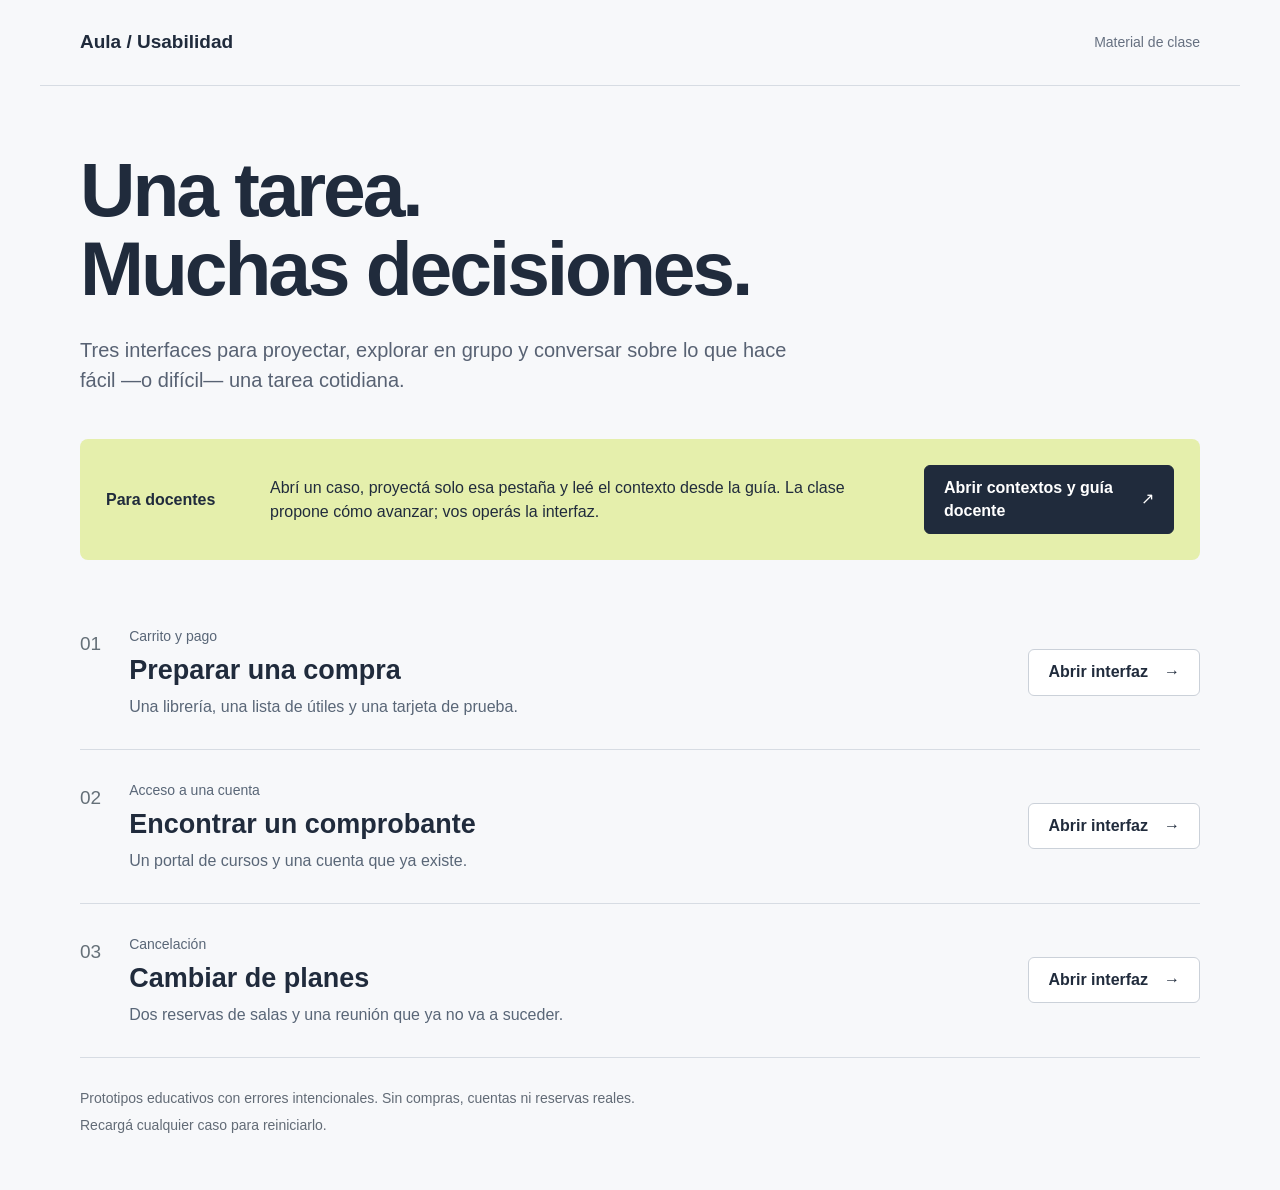
<file: index.html>
<!doctype html>
<html lang="es-AR">
<head><meta charset="utf-8"><meta name="viewport" content="width=device-width, initial-scale=1"><title>Interfaces para conversar · Usabilidad en clase</title><link rel="stylesheet" href="assets/styles.css"></head>
<body class="home">
<header class="home-header"><a class="wordmark" href="index.html">Aula / Usabilidad</a><span>Material de clase</span></header>
<main class="home-main">
<h1>Una tarea.<br>Muchas decisiones.</h1>
<p class="intro">Tres interfaces para proyectar, explorar en grupo y conversar sobre lo que hace fácil —o difícil— una tarea cotidiana.</p>
<div class="lesson-note"><strong>Para docentes</strong><p>Abrí un caso, proyectá solo esa pestaña y leé el contexto desde la guía. La clase propone cómo avanzar; vos operás la interfaz.</p><a class="button dark" href="materiales/guia-docente.html" target="_blank" rel="noopener">Abrir contextos y guía docente <span aria-hidden="true">↗</span></a></div>
<div class="case-list">
<article><span class="case-number">01</span><div><p class="case-topic">Carrito y pago</p><h2>Preparar una compra</h2><p>Una librería, una lista de útiles y una tarjeta de prueba.</p></div><a class="button" href="casos/compra.html">Abrir interfaz <span aria-hidden="true">→</span></a></article>
<article><span class="case-number">02</span><div><p class="case-topic">Acceso a una cuenta</p><h2>Encontrar un comprobante</h2><p>Un portal de cursos y una cuenta que ya existe.</p></div><a class="button" href="casos/acceso.html">Abrir interfaz <span aria-hidden="true">→</span></a></article>
<article><span class="case-number">03</span><div><p class="case-topic">Cancelación</p><h2>Cambiar de planes</h2><p>Dos reservas de salas y una reunión que ya no va a suceder.</p></div><a class="button" href="casos/reserva.html">Abrir interfaz <span aria-hidden="true">→</span></a></article>
</div>
<footer>Prototipos educativos con errores intencionales. Sin compras, cuentas ni reservas reales. <span>Recargá cualquier caso para reiniciarlo.</span></footer>
</main></body></html>
</file>
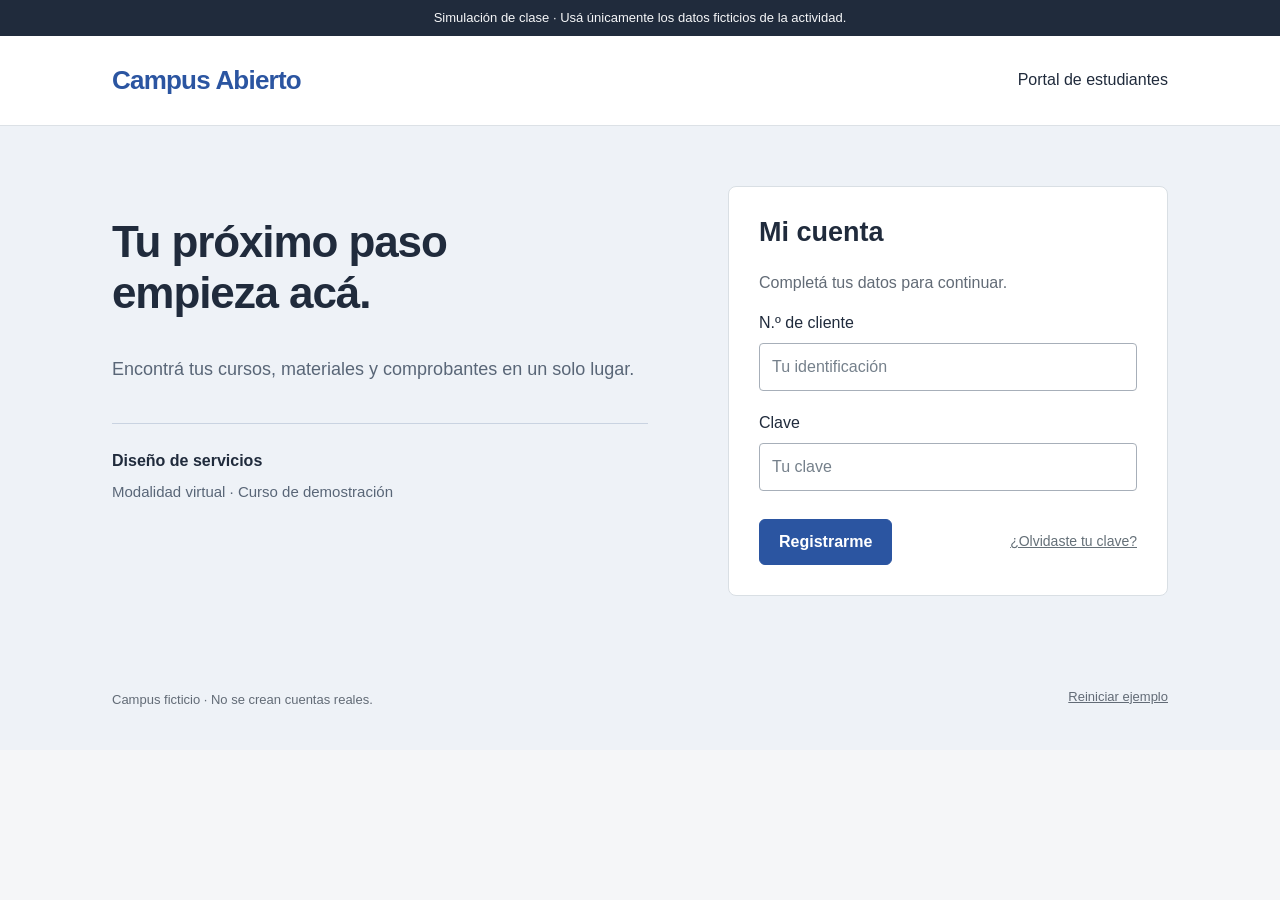
<file: casos/acceso.html>
<!doctype html>
<html lang="es-AR"><head><meta charset="utf-8"><meta name="viewport" content="width=device-width, initial-scale=1"><title>Campus Abierto · Mi cuenta</title><link rel="stylesheet" href="../assets/styles.css"><script src="../assets/acceso.js" defer></script></head>
<body class="portal"><div class="demo-banner">Simulación de clase · Usá únicamente los datos ficticios de la actividad.</div><header class="site-header"><div class="header-inner"><a class="brand" href="acceso.html">Campus Abierto</a><span>Portal de estudiantes</span></div></header>
<main class="page portal-layout" id="access-screen"><section class="portal-copy"><h1>Tu próximo paso empieza acá.</h1><p>Encontrá tus cursos, materiales y comprobantes en un solo lugar.</p><div class="course"><strong>Diseño de servicios</strong><p>Modalidad virtual · Curso de demostración</p></div></section>
<section class="panel"><h2>Mi cuenta</h2><p class="muted">Completá tus datos para continuar.</p><form id="login-form" novalidate><label class="field">N.º de cliente<input name="user" autocomplete="off" placeholder="Tu identificación"></label><label class="field">Clave<input name="password" type="password" autocomplete="off" placeholder="Tu clave"></label><p class="error" id="login-error" role="alert" hidden>Error 104. Datos incorrectos.</p><div class="login-actions"><button class="primary" type="submit">Registrarme</button><button type="button" class="link-button subtle-link" id="recovery-toggle" aria-expanded="false" aria-controls="recovery">¿Olvidaste tu clave?</button></div></form>
<section class="recovery" id="recovery" hidden><h3>Recuperación de acceso</h3><form id="recovery-form" novalidate><label class="field">Email de tu cuenta<input name="email" type="email" autocomplete="off" placeholder="nombre@ejemplo.test"></label><button type="submit">Solicitar clave</button></form><p class="notice" id="recovery-result" role="status" hidden></p></section>
</section></main>
<main class="page account-panel" id="account-screen" hidden><h1>Hola, Alex.</h1><p>Tu cuenta de Campus Abierto.</p><section class="panel"><h2>Mis comprobantes</h2><article class="receipt"><h3>Diseño de servicios</h3><dl><dt>Comprobante</dt><dd>CA-2048</dd><dt>Estado</dt><dd>Pagado</dd><dt>Importe</dt><dd>$ 28.000 ARS</dd></dl><button class="primary" id="view-receipt">Ver comprobante</button><section class="notice" id="receipt-detail" hidden><h3>Comprobante CA-2048</h3><p>Alex Díaz · Diseño de servicios · $ 28.000 ARS · Pagado.</p><p>Documento ficticio, sin validez fiscal.</p><button id="download-receipt">Descargar comprobante (.txt)</button></section></article></section></main>
<footer class="demo-footer"><span>Campus ficticio · No se crean cuentas reales.</span><button class="link-button" data-reset>Reiniciar ejemplo</button></footer></body></html>
</file>
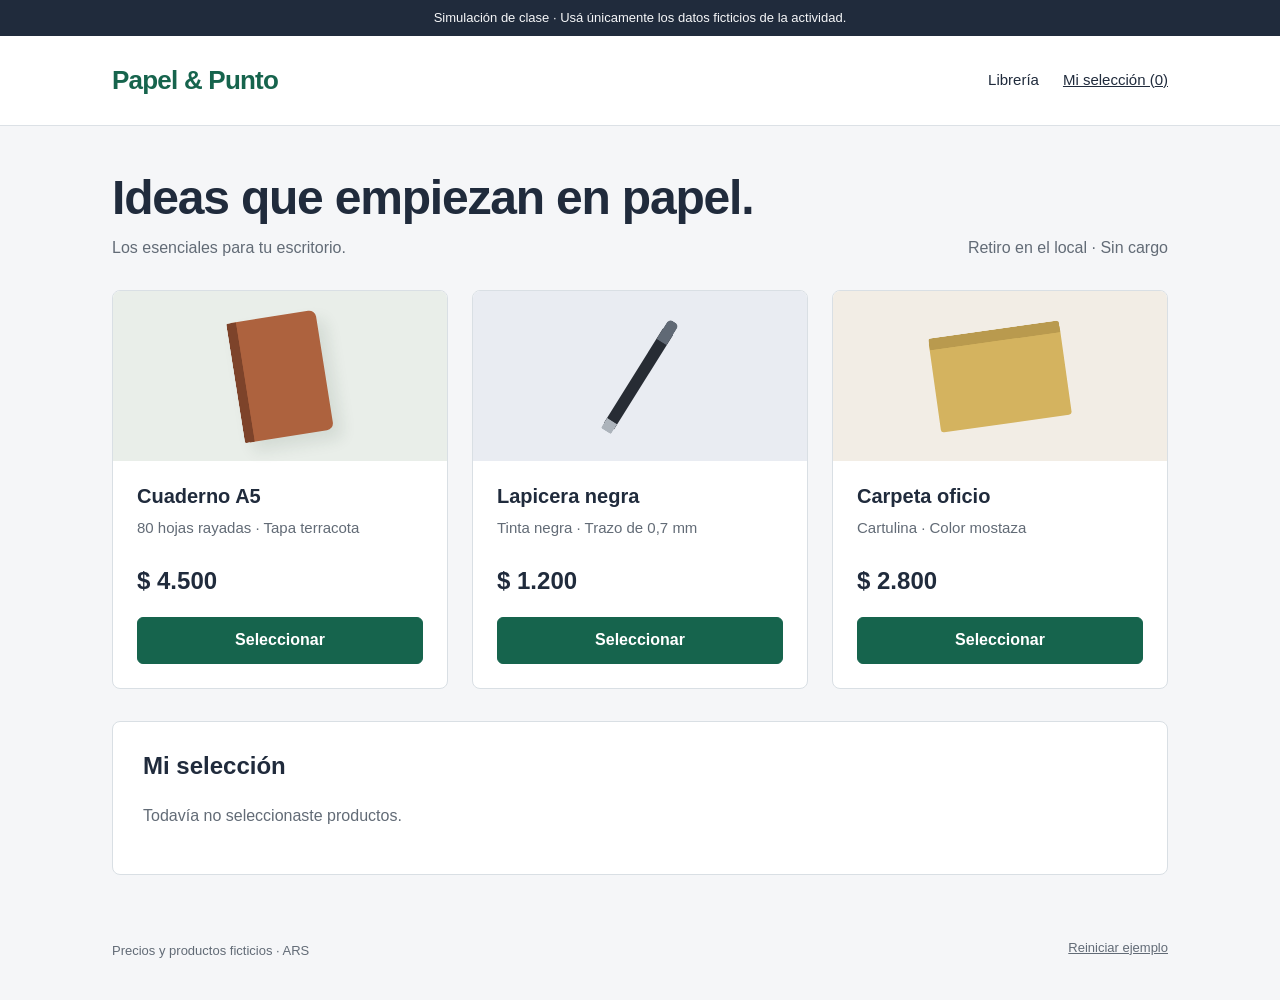
<file: casos/compra.html>
<!doctype html>
<html lang="es-AR"><head><meta charset="utf-8"><meta name="viewport" content="width=device-width, initial-scale=1"><title>Papel & Punto · Librería</title><link rel="stylesheet" href="../assets/styles.css"><script src="../assets/compra.js" defer></script></head>
<body><div class="demo-banner">Simulación de clase · Usá únicamente los datos ficticios de la actividad.</div>
<header class="site-header"><div class="header-inner"><a class="brand" href="compra.html">Papel & Punto</a><nav aria-label="Principal"><span>Librería</span><a href="#seleccion">Mi selección (<span id="count">0</span>)</a></nav></div></header>
<main class="page" id="shop"><div class="shop-heading"><div><h1>Ideas que empiezan en papel.</h1><p>Los esenciales para tu escritorio.</p></div><span class="muted">Retiro en el local · Sin cargo</span></div>
<section class="products" aria-label="Productos">
<article class="product"><div class="product-art" aria-hidden="true"><div class="notebook"></div></div><div class="product-content"><h2>Cuaderno A5</h2><p>80 hojas rayadas · Tapa terracota</p><div class="price">$ 4.500</div><button class="primary" data-add="cuaderno">Seleccionar</button></div></article>
<article class="product"><div class="product-art" aria-hidden="true"><div class="pen"></div></div><div class="product-content"><h2>Lapicera negra</h2><p>Tinta negra · Trazo de 0,7 mm</p><div class="price">$ 1.200</div><button class="primary" data-add="lapicera">Seleccionar</button></div></article>
<article class="product"><div class="product-art" aria-hidden="true"><div class="folder"></div></div><div class="product-content"><h2>Carpeta oficio</h2><p>Cartulina · Color mostaza</p><div class="price">$ 2.800</div><button class="primary" data-add="carpeta">Seleccionar</button></div></article>
</section>
<section class="panel cart" id="seleccion" aria-labelledby="cart-title"><h2 id="cart-title">Mi selección</h2><p id="empty" class="cart-empty">Todavía no seleccionaste productos.</p><div id="cart-lines"></div><div id="cart-summary" hidden><div class="total-row"><span>Total</span><span id="total"></span></div><div class="cart-actions"><button class="danger" id="empty-cart">Vaciar selección</button><button class="link-button subtle-link" id="checkout-button">Continuar</button></div></div></section>
<section id="checkout" class="panel checkout" hidden aria-labelledby="payment-title"><h2 id="payment-title" tabindex="-1">Datos de pago</h2><p>Retirá tu compra en nuestro local. Total: <strong id="payment-total"></strong>.</p><form id="payment-form" novalidate><div class="form-grid"><label class="field wide">Titular<input name="holder" autocomplete="off" placeholder="Como figura en la tarjeta"></label><label class="field wide">Tarjeta<input name="card" inputmode="numeric" autocomplete="off" placeholder="0000 0000 0000 0000"></label><label class="field">Vencimiento<input name="expiry" autocomplete="off" placeholder="MM/AA"></label><label class="field">Código de seguridad<input name="cvv" inputmode="numeric" autocomplete="off" placeholder="123"></label></div><p id="payment-error" class="error" role="alert" hidden>No se pudo continuar. Revisá los datos.</p><button class="primary" type="submit">Confirmar pago</button></form></section>
</main><main class="page" id="purchase-result" hidden><section class="success"><h1>Tu compra está confirmada.</h1><p>Pedido PP-1042 · Retiro en el local.</p><div id="purchase-items"></div><p>Total pagado: <strong id="paid-total"></strong></p><p class="muted">Operación simulada. No se realizó ningún cobro.</p></section></main>
<footer class="demo-footer"><span>Precios y productos ficticios · ARS</span><button class="link-button" data-reset>Reiniciar ejemplo</button></footer></body></html>
</file>
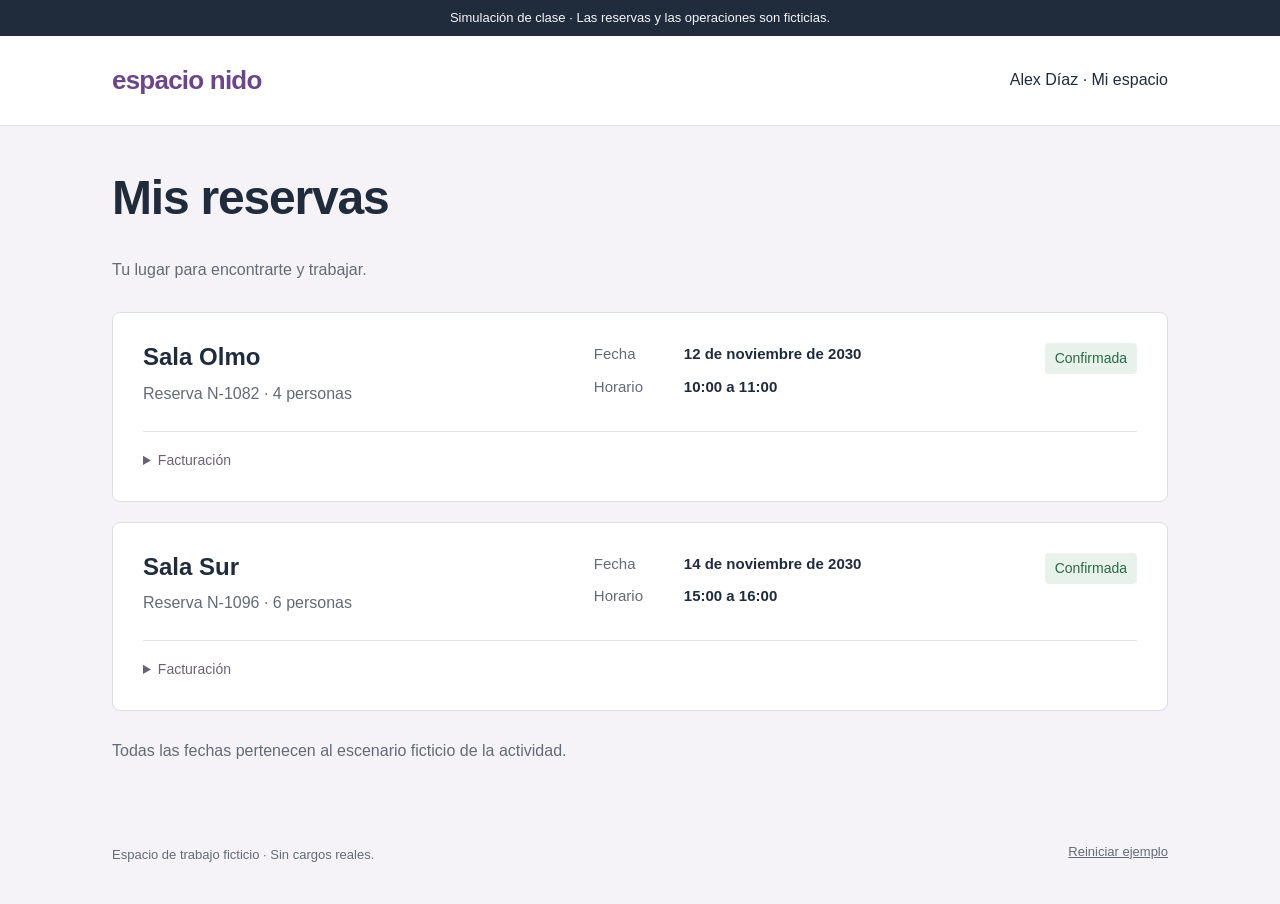
<file: casos/reserva.html>
<!doctype html>
<html lang="es-AR"><head><meta charset="utf-8"><meta name="viewport" content="width=device-width, initial-scale=1"><title>Espacio Nido · Mis reservas</title><link rel="stylesheet" href="../assets/styles.css"><script src="../assets/reserva.js" defer></script></head>
<body class="workspace"><div class="demo-banner">Simulación de clase · Las reservas y las operaciones son ficticias.</div><header class="site-header"><div class="header-inner"><a class="brand" href="reserva.html">espacio nido</a><span>Alex Díaz · Mi espacio</span></div></header>
<main class="page"><h1>Mis reservas</h1><p>Tu lugar para encontrarte y trabajar.</p><section class="booking-list" aria-label="Reservas">
<article class="booking" id="booking-olmo"><div><h2>Sala Olmo</h2><p>Reserva N-1082 · 4 personas</p></div><dl><dt>Fecha</dt><dd>12 de noviembre de 2030</dd><dt>Horario</dt><dd>10:00 a 11:00</dd></dl><span class="status" id="status-olmo">Confirmada</span><details><summary>Facturación</summary><div class="billing-content"><p>Pago en el lugar · $ 12.000 ARS<br><small>Cancelación sin cargo.</small></p><button class="link-button subtle-link" data-cancel="olmo">Dar de baja</button></div><p class="booking-feedback" id="feedback-olmo" role="status" hidden>Cambio aplicado.</p></details></article>
<article class="booking" id="booking-sur"><div><h2>Sala Sur</h2><p>Reserva N-1096 · 6 personas</p></div><dl><dt>Fecha</dt><dd>14 de noviembre de 2030</dd><dt>Horario</dt><dd>15:00 a 16:00</dd></dl><span class="status" id="status-sur">Confirmada</span><details><summary>Facturación</summary><div class="billing-content"><p>Pago en el lugar · $ 18.000 ARS<br><small>Cancelación sin cargo.</small></p><button class="link-button subtle-link" data-cancel="sur">Dar de baja</button></div><p class="booking-feedback" id="feedback-sur" role="status" hidden>Cambio aplicado.</p></details></article>
</section><p class="muted" style="margin-top:28px">Todas las fechas pertenecen al escenario ficticio de la actividad.</p></main>
<dialog class="modal" id="cancel-dialog" aria-labelledby="dialog-title"><h2 id="dialog-title">¿Cancelar la reserva?</h2><p id="dialog-booking"></p><p>Esta acción no tiene costo.</p><div class="modal-actions"><button id="dismiss-cancel">Cancelar</button><button class="primary" id="confirm-cancel">Aceptar</button></div></dialog>
<footer class="demo-footer"><span>Espacio de trabajo ficticio · Sin cargos reales.</span><button class="link-button" data-reset>Reiniciar ejemplo</button></footer></body></html>
</file>
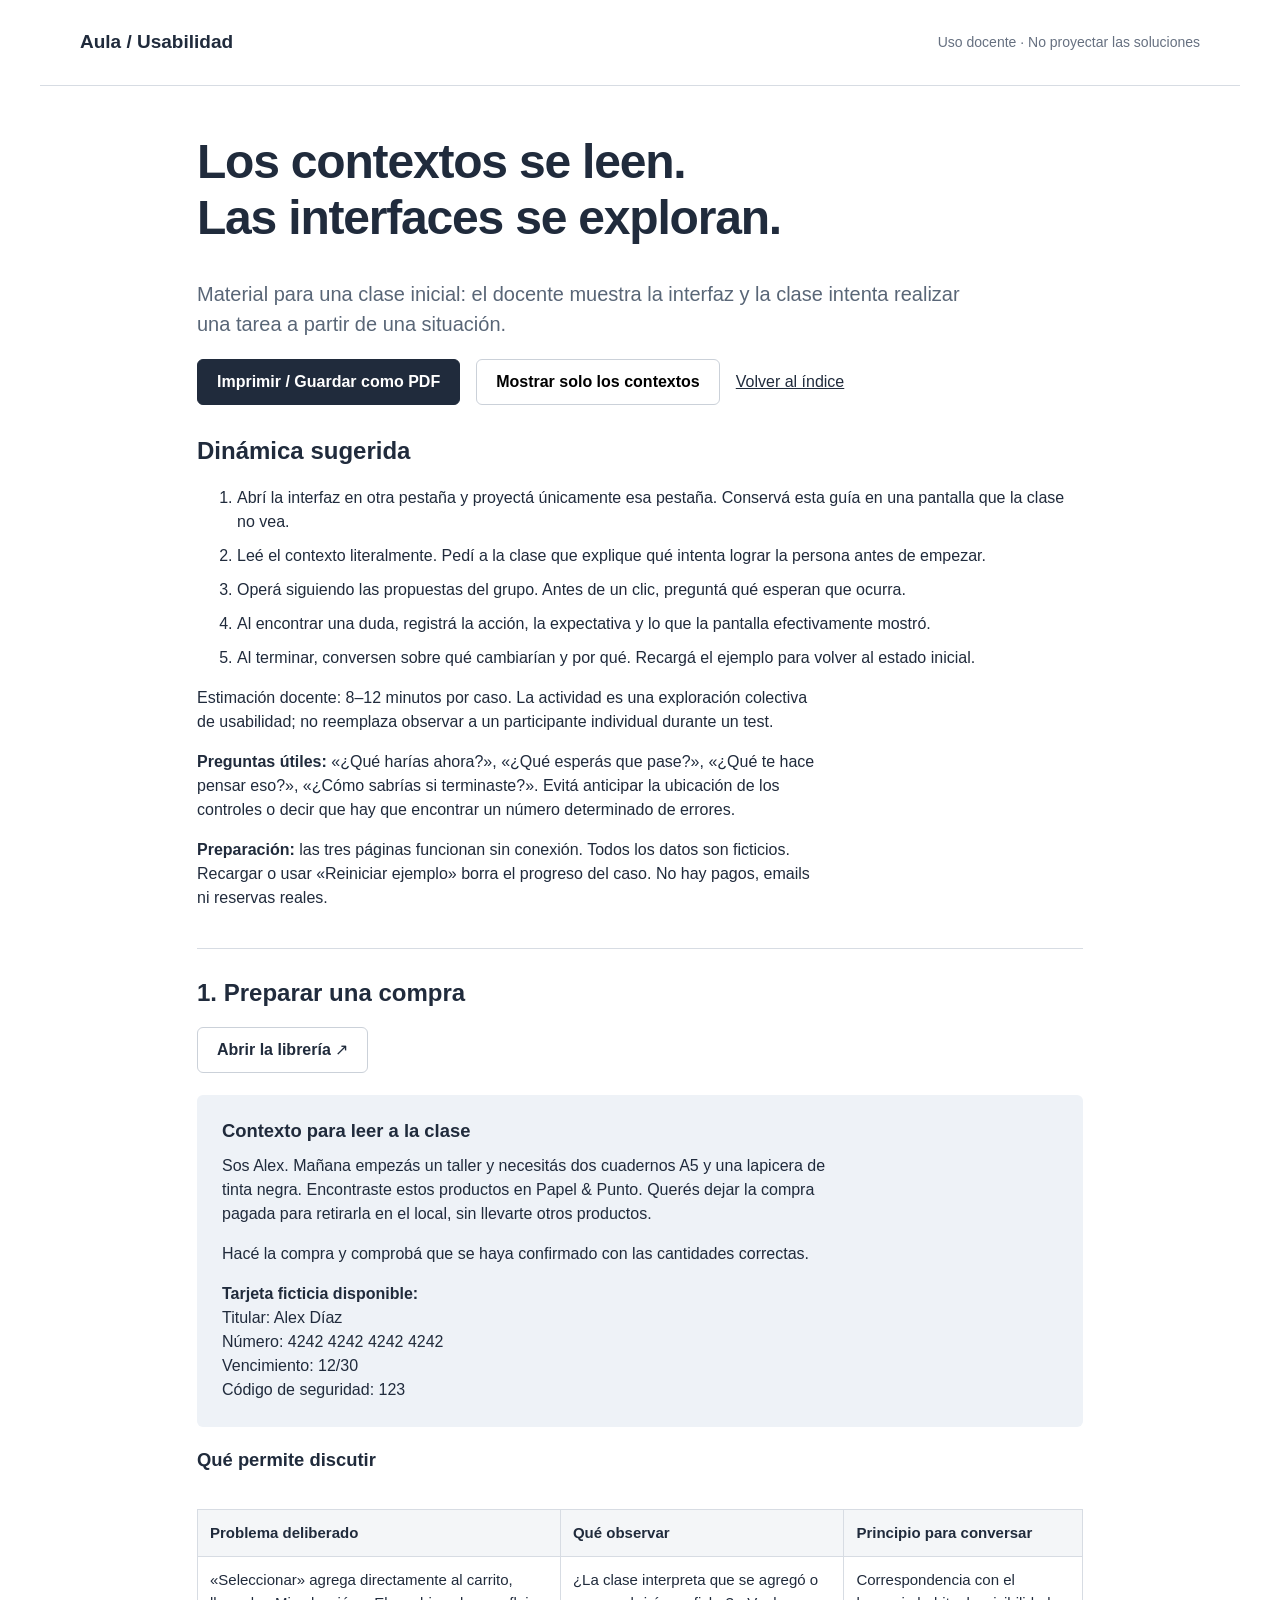
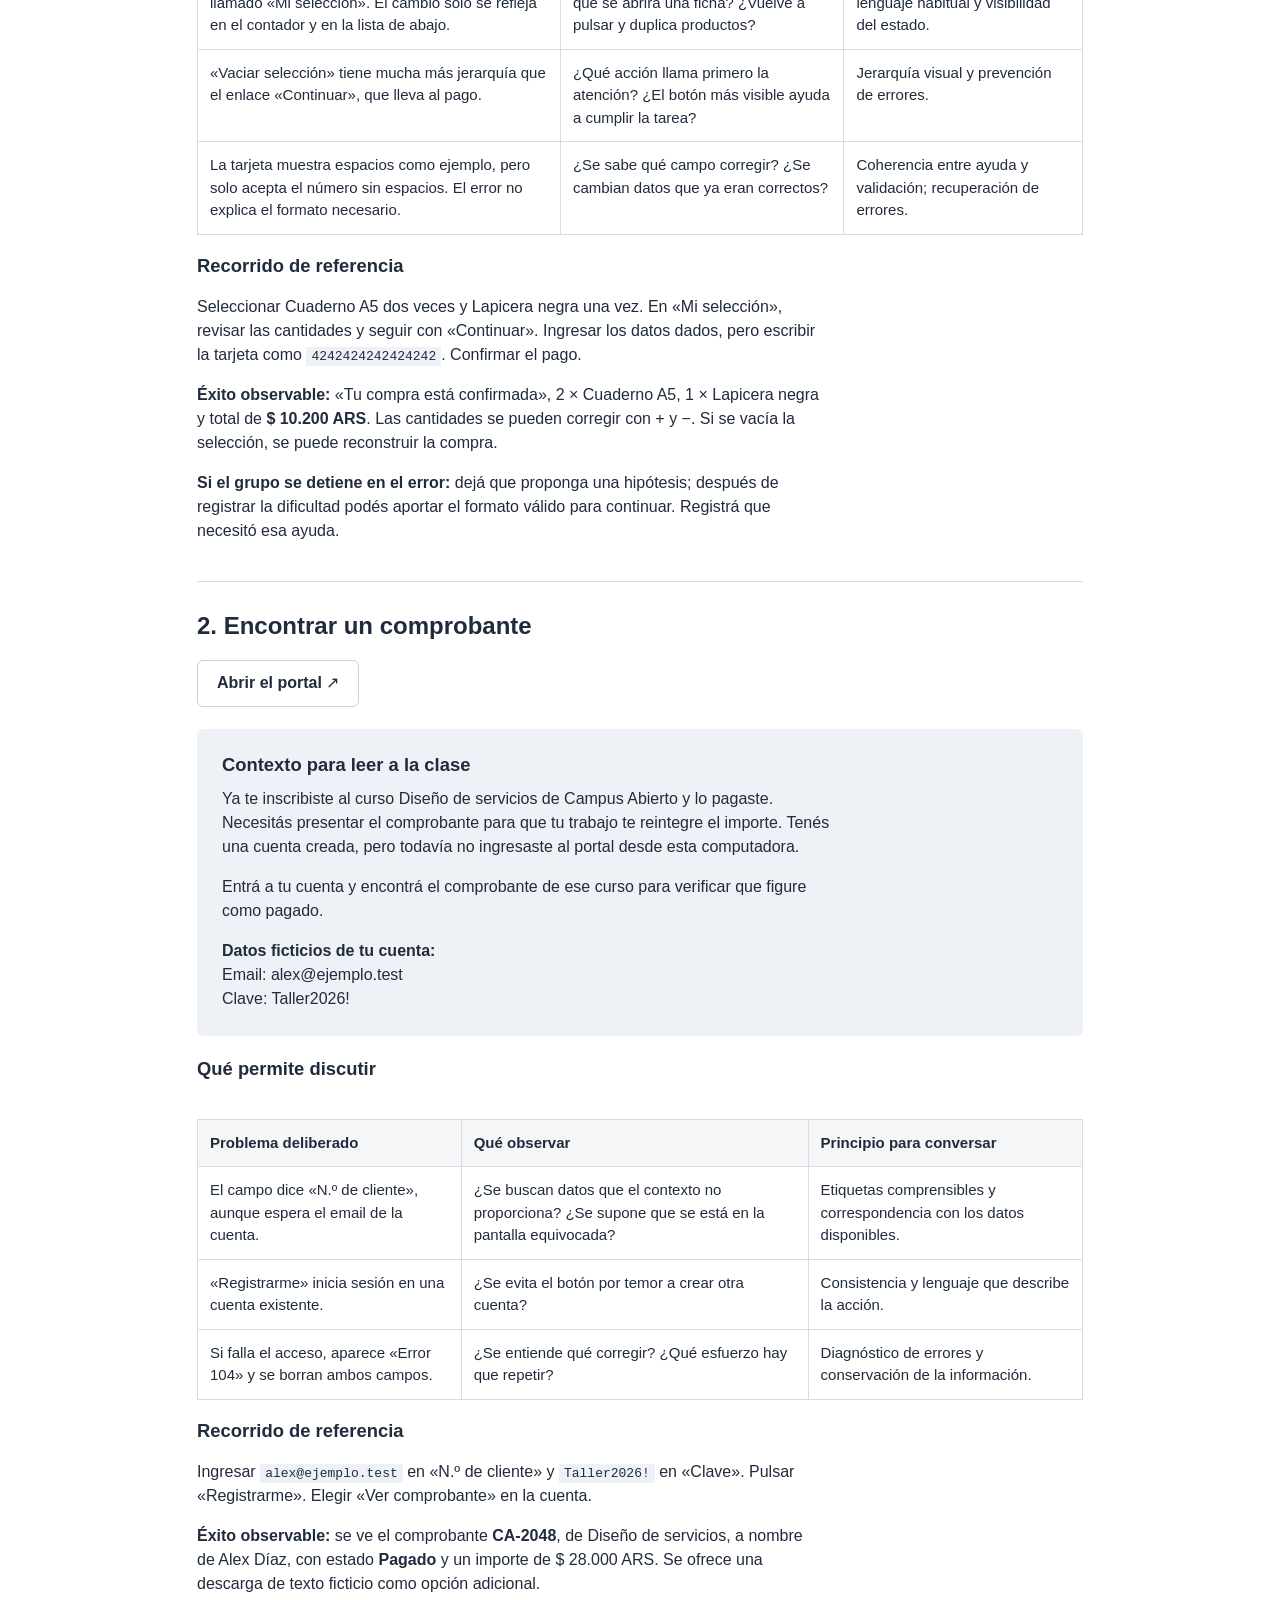
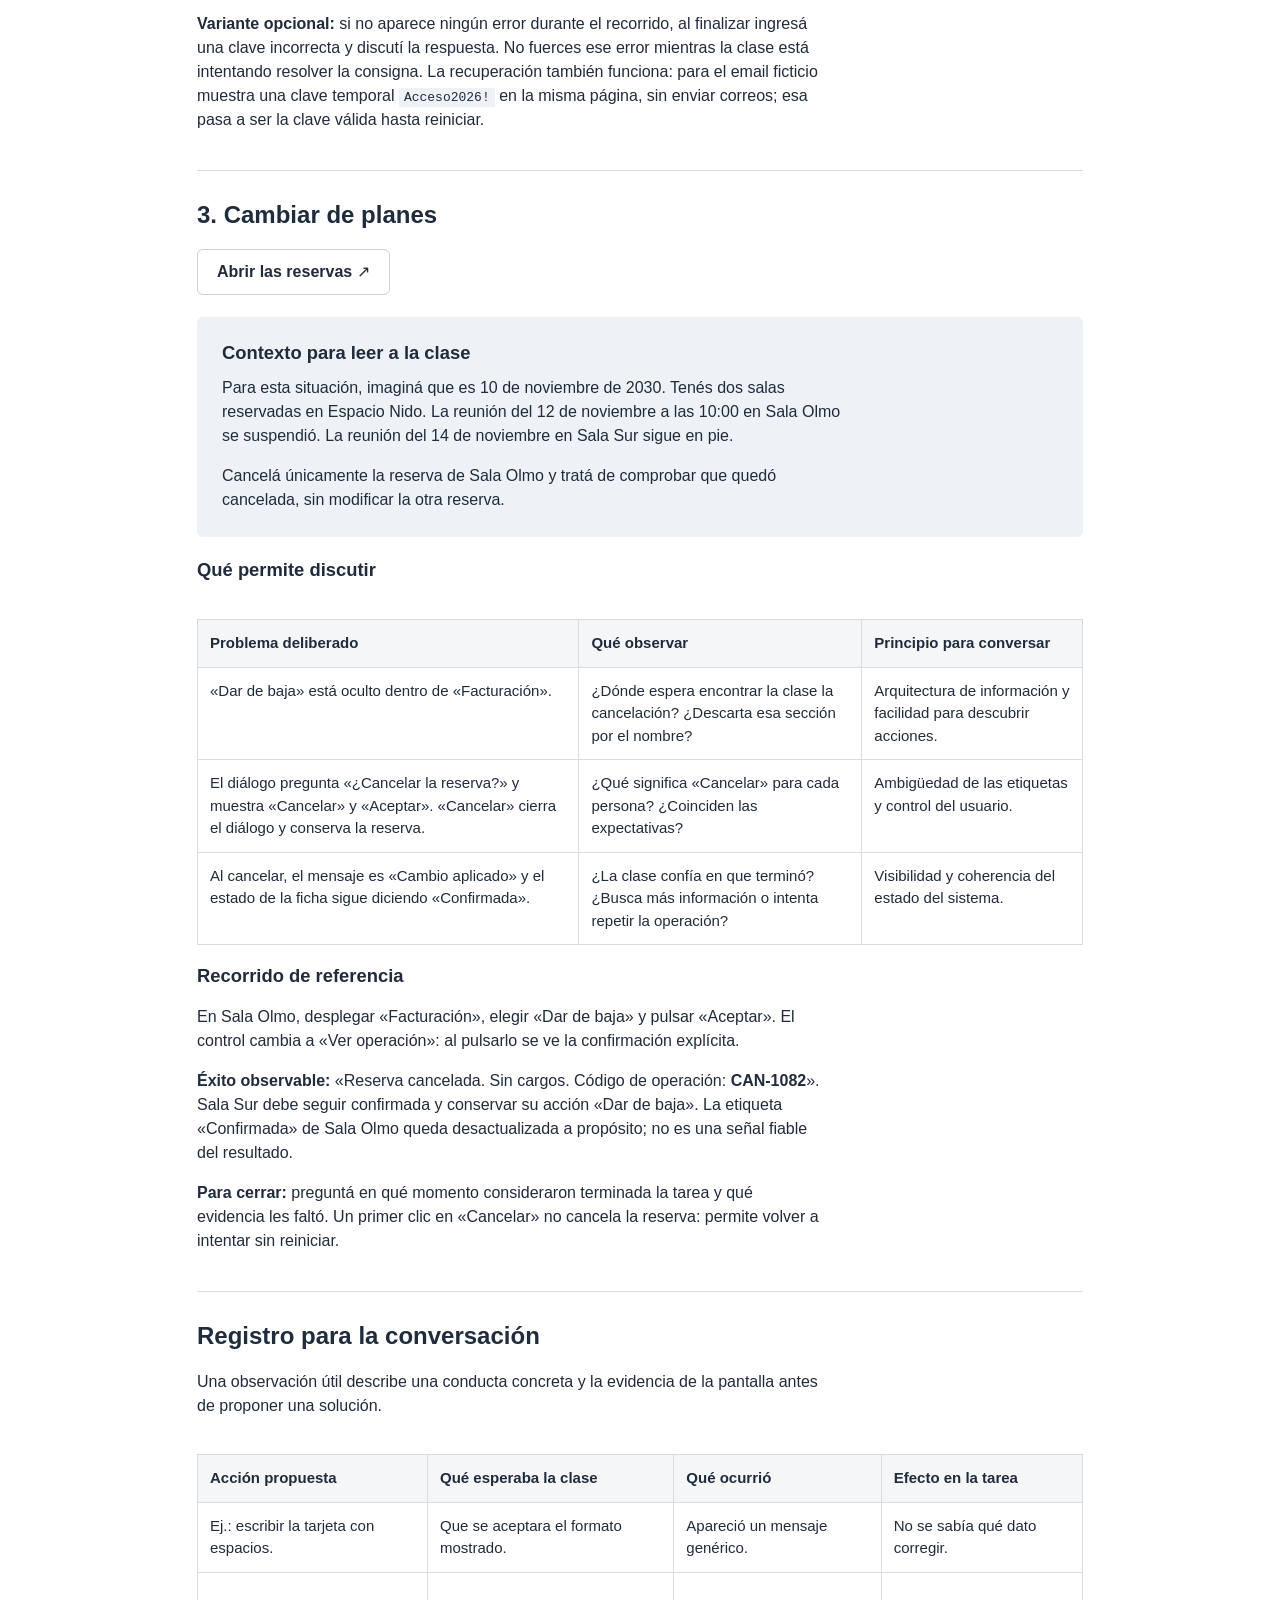
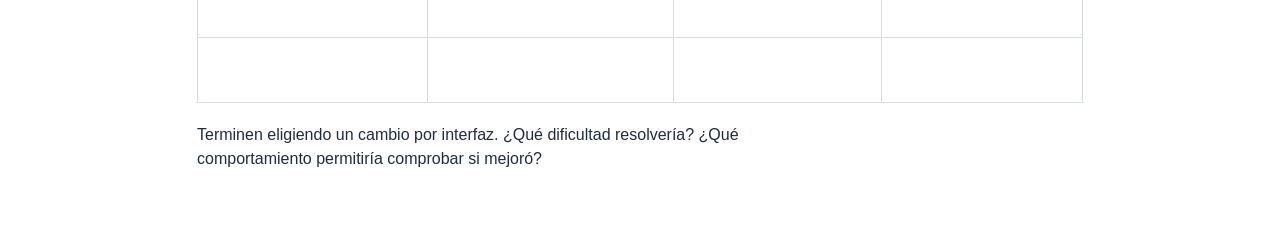
<file: materiales/guia-docente.html>
<!doctype html>
<html lang="es-AR"><head><meta charset="utf-8"><meta name="viewport" content="width=device-width, initial-scale=1"><title>Contextos y notas docentes · Usabilidad en clase</title><link rel="stylesheet" href="../assets/styles.css"><script src="../assets/guia.js" defer></script></head>
<body class="guide"><header class="home-header"><a class="wordmark" href="../index.html">Aula / Usabilidad</a><span>Uso docente · No proyectar las soluciones</span></header><main class="guide-main">
<h1>Los contextos se leen.<br>Las interfaces se exploran.</h1><p class="lead">Material para una clase inicial: el docente muestra la interfaz y la clase intenta realizar una tarea a partir de una situación.</p>
<div class="print-actions"><button class="dark" id="print-guide">Imprimir / Guardar como PDF</button><button id="toggle-notes" aria-pressed="false">Mostrar solo los contextos</button><a class="guide-back" href="../index.html">Volver al índice</a></div>
<section class="teacher-only" style="margin-top:32px"><h2>Dinámica sugerida</h2><ol><li>Abrí la interfaz en otra pestaña y proyectá únicamente esa pestaña. Conservá esta guía en una pantalla que la clase no vea.</li><li>Leé el contexto literalmente. Pedí a la clase que explique qué intenta lograr la persona antes de empezar.</li><li>Operá siguiendo las propuestas del grupo. Antes de un clic, preguntá qué esperan que ocurra.</li><li>Al encontrar una duda, registrá la acción, la expectativa y lo que la pantalla efectivamente mostró.</li><li>Al terminar, conversen sobre qué cambiarían y por qué. Recargá el ejemplo para volver al estado inicial.</li></ol><p>Estimación docente: 8–12 minutos por caso. La actividad es una exploración colectiva de usabilidad; no reemplaza observar a un participante individual durante un test.</p><p><strong>Preguntas útiles:</strong> «¿Qué harías ahora?», «¿Qué esperás que pase?», «¿Qué te hace pensar eso?», «¿Cómo sabrías si terminaste?». Evitá anticipar la ubicación de los controles o decir que hay que encontrar un número determinado de errores.</p><p><strong>Preparación:</strong> las tres páginas funcionan sin conexión. Todos los datos son ficticios. Recargar o usar «Reiniciar ejemplo» borra el progreso del caso. No hay pagos, emails ni reservas reales.</p></section>
<section class="guide-section" id="compra"><h2>1. Preparar una compra</h2><a class="open-case button" href="../casos/compra.html" target="_blank" rel="noopener">Abrir la librería ↗</a>
<div class="guide-context"><h3>Contexto para leer a la clase</h3><p>Sos Alex. Mañana empezás un taller y necesitás dos cuadernos A5 y una lapicera de tinta negra. Encontraste estos productos en Papel & Punto. Querés dejar la compra pagada para retirarla en el local, sin llevarte otros productos.</p><p>Hacé la compra y comprobá que se haya confirmado con las cantidades correctas.</p><p><strong>Tarjeta ficticia disponible:</strong><br>Titular: Alex Díaz<br>Número: 4242 4242 4242 4242<br>Vencimiento: 12/30<br>Código de seguridad: 123</p></div>
<div class="teacher-only"><h3>Qué permite discutir</h3><div class="table-scroll"><table><thead><tr><th>Problema deliberado</th><th>Qué observar</th><th>Principio para conversar</th></tr></thead><tbody><tr><td>«Seleccionar» agrega directamente al carrito, llamado «Mi selección». El cambio solo se refleja en el contador y en la lista de abajo.</td><td>¿La clase interpreta que se agregó o que se abrirá una ficha? ¿Vuelve a pulsar y duplica productos?</td><td>Correspondencia con el lenguaje habitual y visibilidad del estado.</td></tr><tr><td>«Vaciar selección» tiene mucha más jerarquía que el enlace «Continuar», que lleva al pago.</td><td>¿Qué acción llama primero la atención? ¿El botón más visible ayuda a cumplir la tarea?</td><td>Jerarquía visual y prevención de errores.</td></tr><tr><td>La tarjeta muestra espacios como ejemplo, pero solo acepta el número sin espacios. El error no explica el formato necesario.</td><td>¿Se sabe qué campo corregir? ¿Se cambian datos que ya eran correctos?</td><td>Coherencia entre ayuda y validación; recuperación de errores.</td></tr></tbody></table></div><h3>Recorrido de referencia</h3><p>Seleccionar Cuaderno A5 dos veces y Lapicera negra una vez. En «Mi selección», revisar las cantidades y seguir con «Continuar». Ingresar los datos dados, pero escribir la tarjeta como <code>4242424242424242</code>. Confirmar el pago.</p><p><strong>Éxito observable:</strong> «Tu compra está confirmada», 2 × Cuaderno A5, 1 × Lapicera negra y total de <strong>$ 10.200 ARS</strong>. Las cantidades se pueden corregir con + y −. Si se vacía la selección, se puede reconstruir la compra.</p><p><strong>Si el grupo se detiene en el error:</strong> dejá que proponga una hipótesis; después de registrar la dificultad podés aportar el formato válido para continuar. Registrá que necesitó esa ayuda.</p></div></section>
<section class="guide-section" id="acceso"><h2>2. Encontrar un comprobante</h2><a class="open-case button" href="../casos/acceso.html" target="_blank" rel="noopener">Abrir el portal ↗</a>
<div class="guide-context"><h3>Contexto para leer a la clase</h3><p>Ya te inscribiste al curso Diseño de servicios de Campus Abierto y lo pagaste. Necesitás presentar el comprobante para que tu trabajo te reintegre el importe. Tenés una cuenta creada, pero todavía no ingresaste al portal desde esta computadora.</p><p>Entrá a tu cuenta y encontrá el comprobante de ese curso para verificar que figure como pagado.</p><p><strong>Datos ficticios de tu cuenta:</strong><br>Email: alex@ejemplo.test<br>Clave: Taller2026!</p></div>
<div class="teacher-only"><h3>Qué permite discutir</h3><div class="table-scroll"><table><thead><tr><th>Problema deliberado</th><th>Qué observar</th><th>Principio para conversar</th></tr></thead><tbody><tr><td>El campo dice «N.º de cliente», aunque espera el email de la cuenta.</td><td>¿Se buscan datos que el contexto no proporciona? ¿Se supone que se está en la pantalla equivocada?</td><td>Etiquetas comprensibles y correspondencia con los datos disponibles.</td></tr><tr><td>«Registrarme» inicia sesión en una cuenta existente.</td><td>¿Se evita el botón por temor a crear otra cuenta?</td><td>Consistencia y lenguaje que describe la acción.</td></tr><tr><td>Si falla el acceso, aparece «Error 104» y se borran ambos campos.</td><td>¿Se entiende qué corregir? ¿Qué esfuerzo hay que repetir?</td><td>Diagnóstico de errores y conservación de la información.</td></tr></tbody></table></div><h3>Recorrido de referencia</h3><p>Ingresar <code>alex@ejemplo.test</code> en «N.º de cliente» y <code>Taller2026!</code> en «Clave». Pulsar «Registrarme». Elegir «Ver comprobante» en la cuenta.</p><p><strong>Éxito observable:</strong> se ve el comprobante <strong>CA-2048</strong>, de Diseño de servicios, a nombre de Alex Díaz, con estado <strong>Pagado</strong> y un importe de $ 28.000 ARS. Se ofrece una descarga de texto ficticio como opción adicional.</p><p><strong>Variante opcional:</strong> si no aparece ningún error durante el recorrido, al finalizar ingresá una clave incorrecta y discutí la respuesta. No fuerces ese error mientras la clase está intentando resolver la consigna. La recuperación también funciona: para el email ficticio muestra una clave temporal <code>Acceso2026!</code> en la misma página, sin enviar correos; esa pasa a ser la clave válida hasta reiniciar.</p></div></section>
<section class="guide-section" id="reserva"><h2>3. Cambiar de planes</h2><a class="open-case button" href="../casos/reserva.html" target="_blank" rel="noopener">Abrir las reservas ↗</a>
<div class="guide-context"><h3>Contexto para leer a la clase</h3><p>Para esta situación, imaginá que es 10 de noviembre de 2030. Tenés dos salas reservadas en Espacio Nido. La reunión del 12 de noviembre a las 10:00 en Sala Olmo se suspendió. La reunión del 14 de noviembre en Sala Sur sigue en pie.</p><p>Cancelá únicamente la reserva de Sala Olmo y tratá de comprobar que quedó cancelada, sin modificar la otra reserva.</p></div>
<div class="teacher-only"><h3>Qué permite discutir</h3><div class="table-scroll"><table><thead><tr><th>Problema deliberado</th><th>Qué observar</th><th>Principio para conversar</th></tr></thead><tbody><tr><td>«Dar de baja» está oculto dentro de «Facturación».</td><td>¿Dónde espera encontrar la clase la cancelación? ¿Descarta esa sección por el nombre?</td><td>Arquitectura de información y facilidad para descubrir acciones.</td></tr><tr><td>El diálogo pregunta «¿Cancelar la reserva?» y muestra «Cancelar» y «Aceptar». «Cancelar» cierra el diálogo y conserva la reserva.</td><td>¿Qué significa «Cancelar» para cada persona? ¿Coinciden las expectativas?</td><td>Ambigüedad de las etiquetas y control del usuario.</td></tr><tr><td>Al cancelar, el mensaje es «Cambio aplicado» y el estado de la ficha sigue diciendo «Confirmada».</td><td>¿La clase confía en que terminó? ¿Busca más información o intenta repetir la operación?</td><td>Visibilidad y coherencia del estado del sistema.</td></tr></tbody></table></div><h3>Recorrido de referencia</h3><p>En Sala Olmo, desplegar «Facturación», elegir «Dar de baja» y pulsar «Aceptar». El control cambia a «Ver operación»: al pulsarlo se ve la confirmación explícita.</p><p><strong>Éxito observable:</strong> «Reserva cancelada. Sin cargos. Código de operación: <strong>CAN-1082</strong>». Sala Sur debe seguir confirmada y conservar su acción «Dar de baja». La etiqueta «Confirmada» de Sala Olmo queda desactualizada a propósito; no es una señal fiable del resultado.</p><p><strong>Para cerrar:</strong> preguntá en qué momento consideraron terminada la tarea y qué evidencia les faltó. Un primer clic en «Cancelar» no cancela la reserva: permite volver a intentar sin reiniciar.</p></div></section>
<section class="guide-section teacher-only"><h2>Registro para la conversación</h2><p>Una observación útil describe una conducta concreta y la evidencia de la pantalla antes de proponer una solución.</p><div class="table-scroll"><table><thead><tr><th>Acción propuesta</th><th>Qué esperaba la clase</th><th>Qué ocurrió</th><th>Efecto en la tarea</th></tr></thead><tbody><tr><td>Ej.: escribir la tarjeta con espacios.</td><td>Que se aceptara el formato mostrado.</td><td>Apareció un mensaje genérico.</td><td>No se sabía qué dato corregir.</td></tr><tr><td style="height:65px"></td><td></td><td></td><td></td></tr><tr><td style="height:65px"></td><td></td><td></td><td></td></tr></tbody></table></div><p>Terminen eligiendo un cambio por interfaz. ¿Qué dificultad resolvería? ¿Qué comportamiento permitiría comprobar si mejoró?</p></section>
</main></body></html>
</file>
<file: assets/styles.css>
﻿:root {
  font-family:Segoe UI,Arial,sans-serif;
  color:#202b3c;
  background:#f5f6f8;
  font-synthesis:none;
  line-height:1.5;
  --brand:#16644d}
* {
  box-sizing:border-box}
body {
  margin:0}
button,input,select {
  font:inherit}
a {
  color:inherit}
button,a,input,select,summary {
  touch-action:manipulation}
:is(button,a,input,select,summary):focus-visible {
  outline:3px solid #e49b13;
  outline-offset:4px}
button {
  cursor:pointer}
button:disabled {
  cursor:default;
  opacity:.5}
[hidden] {
  display:none!important}
h1,h2,h3,p {
  margin-top:0}
h1,h2,h3 {
  line-height:1.18}
h1 {
  font-size:clamp(2rem,4vw,3rem);
  letter-spacing:-.025em}
h2 {
  font-size:1.5rem}
h3 {
  font-size:1.15rem}
p {
  max-width:70ch}
small,.muted {
  color:#626b76}
button,.button {
  display:inline-flex;
  align-items:center;
  justify-content:center;
  gap:16px;
  border:1px solid #cbd1d9;
  border-radius:6px;
  padding:11px 19px;
  background:white;
  text-decoration:none;
  font-weight:600;
  line-height:1.4}
button:hover,.button:hover {
  filter:brightness(.95)}
.primary {
  background:var(--brand);
  color:white;
  border-color:var(--brand)}
.dark {
  background:#202b3c;
  color:white;
  border-color:#202b3c}
.danger {
  background:#ba3135;
  color:white;
  border-color:#ba3135}
.link-button {
  padding:0;
  background:none;
  border:0;
  border-radius:0;
  font-weight:400;
  text-decoration:underline;
  color:inherit}
.subtle-link {
  font-size:14px;
  color:#657078}
.home {
  background:#f7f8fa}
.home-header {
  display:flex;
  justify-content:space-between;
  gap:20px;
  align-items:center;
  max-width:1200px;
  margin:auto;
  padding:28px 40px;
  border-bottom:1px solid #d7dce3}
.wordmark {
  font-size:19px;
  font-weight:750;
  text-decoration:none}
.home-header>span {
  font-size:14px;
  color:#667080}
.home-main {
  max-width:1200px;
  margin:auto;
  padding:64px 40px 24px}
.home h1 {
  font-size:clamp(3rem,6vw,5.4rem);
  line-height:1.04;
  max-width:850px;
  letter-spacing:-.04em;
  margin-bottom:26px}
.intro {
  font-size:20px;
  max-width:720px;
  color:#586273}
.lesson-note {
  display:grid;
  grid-template-columns:140px 1fr auto;
  gap:24px;
  align-items:center;
  background:#e5efac;
  padding:26px;
  margin:44px 0 36px;
  border-radius:8px}
.lesson-note p {
  margin:0}
.lesson-note .button {
  max-width:250px}
.case-list article {
  display:flex;
  align-items:center;
  gap:28px;
  padding:30px 0;
  border-bottom:1px solid #d7dce3}
.case-list article>div {
  flex:1}
.case-number {
  align-self:flex-start;
  font-size:19px;
  color:#657078;
  padding-top:4px}
.case-topic {
  font-size:14px;
  color:#596677;
  margin-bottom:8px}
.case-list h2 {
  font-size:27px;
  margin-bottom:8px}
.case-list p:last-child {
  margin:0;
  color:#596677}
footer {
  font-size:14px;
  color:#626b76;
  padding:30px 0}
footer span {
  display:block;
  margin-top:6px}
.demo-banner {
  padding:8px 24px;
  background:#202b3c;
  color:#f5f6f8;
  text-align:center;
  font-size:13px}
.site-header {
  background:white;
  border-bottom:1px solid #dce1e6}
.header-inner {
  max-width:1120px;
  padding:25px 32px;
  margin:auto;
  display:flex;
  align-items:center;
  justify-content:space-between;
  gap:20px}
.brand {
  font-size:26px;
  font-weight:750;
  color:var(--brand);
  text-decoration:none;
  letter-spacing:-.03em}
.header-inner nav {
  display:flex;
  gap:24px;
  align-items:center;
  font-size:15px}
.page {
  max-width:1120px;
  margin:0 auto;
  padding:44px 32px 32px}
.page>p {
  color:#626b76}
.shop-heading {
  display:flex;
  justify-content:space-between;
  align-items:end;
  gap:20px;
  margin-bottom:30px}
.shop-heading h1 {
  margin-bottom:10px}
.shop-heading p {
  margin:0;
  color:#626b76}
.products {
  display:grid;
  grid-template-columns:repeat(3,1fr);
  gap:24px}
.product {
  background:white;
  border:1px solid #d9dfe4;
  border-radius:8px;
  overflow:hidden}
.product-art {
  height:170px;
  display:grid;
  place-items:center;
  background:#e9eee9}
.notebook {
  width:90px;
  height:121px;
  border-radius:2px 7px 7px 2px;
  background:#ad623e;
  border-left:10px solid #7d432a;
  transform:rotate(-9deg);
  box-shadow:8px 10px 15px #22382c1a}
.product:nth-child(2) .product-art {
  background:#e9ecf2}
.pen {
  width:12px;
  height:129px;
  background:#272c34;
  transform:rotate(32deg);
  border-radius:5px 5px 2px 2px;
  border-top:24px solid #606975;
  border-bottom:12px solid #acb3bb}
.product:nth-child(3) .product-art {
  background:#f2ede5}
.folder {
  width:132px;
  height:95px;
  background:#d4b35f;
  border-radius:3px;
  transform:rotate(-8deg);
  border-top:12px solid #b99a4e}
.product-content {
  padding:24px}
.product-content h2 {
  font-size:20px;
  margin-bottom:8px}
.product-content p {
  font-size:15px;
  color:#626b76}
.price {
  font-size:24px;
  font-weight:650;
  margin:24px 0 18px}
.product-content button {
  width:100%}
.panel {
  background:white;
  border:1px solid #d9dfe4;
  padding:30px;
  border-radius:8px}
.cart {
  margin-top:32px}
.cart h2 {
  margin-bottom:24px}
.cart-empty {
  color:#626b76}
.cart-line {
  display:grid;
  grid-template-columns:1fr auto auto;
  align-items:center;
  gap:28px;
  padding:16px 0;
  border-bottom:1px solid #e1e5e9}
.quantity {
  display:flex;
  align-items:center;
  gap:12px}
.quantity button {
  padding:3px 12px;
  min-width:36px}
.total-row {
  display:flex;
  justify-content:space-between;
  font-size:22px;
  font-weight:650;
  padding-top:25px}
.cart-actions {
  display:flex;
  align-items:center;
  justify-content:space-between;
  gap:24px;
  margin-top:28px}
.checkout {
  margin-top:30px;
  max-width:720px}
.form-grid {
  display:grid;
  grid-template-columns:1fr 1fr;
  gap:20px}
.field {
  display:flex;
  flex-direction:column;
  gap:8px;
  margin-bottom:20px}
.field input {
  width:100%;
  min-height:48px;
  border:1px solid #a7afb9;
  border-radius:4px;
  padding:10px 12px;
  background:white;
  color:#202b3c}
.field input::placeholder {
  color:#75808b}
.wide {
  grid-column:1/-1}
.error {
  color:#a4242b;
  background:#fff0f0;
  padding:13px 16px;
  border-radius:4px;
  margin:0 0 20px}
.notice {
  background:#eff3f8;
  padding:16px;
  color:#465367}
.success {
  padding:36px;
  background:white;
  border:1px solid #d9dfe4;
  border-radius:8px;
  margin-top:30px}
.success h2 {
  color:#16644d;
  font-size:29px}
.demo-footer {
  display:flex;
  align-items:center;
  justify-content:space-between;
  gap:16px;
  max-width:1120px;
  margin:auto;
  padding:28px 32px 40px;
  font-size:13px;
  color:#626b76}
.demo-footer button {
  font-size:13px}
.portal {
  --brand:#2b55a1;
  background:#eef2f7}
.portal-layout {
  display:grid;
  grid-template-columns:1fr 440px;
  align-items:start;
  gap:80px;
  padding-top:60px;
  padding-bottom:60px}
.portal-copy {
  padding-top:30px}
.portal-copy h1 {
  font-size:44px;
  max-width:430px}
.portal-copy p {
  font-size:18px;
  color:#596677}
.portal-copy .course {
  padding:25px 0;
  margin-top:40px;
  border-top:1px solid #c9d3e1}
.course p {
  font-size:15px;
  margin:8px 0 0}
.portal .panel h2 {
  font-size:27px}
.login-actions {
  display:flex;
  align-items:center;
  justify-content:space-between;
  gap:20px;
  margin-top:28px}
.recovery {
  border-top:1px solid #d9dfe4;
  margin-top:28px;
  padding-top:24px}
.account-panel {
  max-width:760px}
.receipt {
  border-top:1px solid #d9dfe4;
  padding-top:22px;
  margin-top:25px}
.receipt dl,.booking dl {
  display:grid;
  grid-template-columns:130px 1fr;
  gap:10px;
  margin:0 0 25px}
.receipt dt,.booking dt {
  color:#626b76}
.receipt dd,.booking dd {
  margin:0;
  font-weight:600}
.workspace {
  --brand:#6b4688;
  background:#f5f3f7}
.booking-list {
  display:grid;
  gap:20px;
  margin-top:30px}
.booking {
  background:white;
  border:1px solid #d9dfe4;
  border-radius:8px;
  padding:30px;
  display:grid;
  grid-template-columns:1fr 1fr auto;
  gap:25px;
  align-items:start}
.booking h2 {
  margin-bottom:10px}
.booking p {
  color:#626b76;
  margin-bottom:0}
.booking dl {
  font-size:15px;
  grid-template-columns:80px 1fr;
  margin:0}
.status {
  display:inline-block;
  background:#e8f2eb;
  color:#2c6844;
  border-radius:4px;
  padding:5px 10px;
  font-size:14px;
  white-space:nowrap}
.booking details {
  grid-column:1/-1;
  border-top:1px solid #e2e0e5;
  padding-top:18px}
.booking summary {
  cursor:pointer;
  color:#6b6175;
  font-size:14px}
.billing-content {
  padding-top:22px;
  display:flex;
  align-items:center;
  justify-content:space-between;
  gap:20px}
.billing-content p {
  margin:0}
.booking-feedback {
  font-size:14px;
  margin:15px 0 0}
.modal {
  border:1px solid #cbd1d9;
  border-radius:10px;
  padding:32px;
  width:min(480px,calc(100% - 32px));
  color:#202b3c;
  box-shadow:0 20px 70px #17233730}
.modal::backdrop {
  background:#19233380}
.modal h2 {
  font-size:27px}
.modal p {
  color:#596677}
.modal-actions {
  display:flex;
  justify-content:flex-end;
  gap:12px;
  margin-top:30px}
.guide {
  background:white}
.guide-main {
  max-width:950px;
  margin:auto;
  padding:48px 32px}
.guide h1 {
  max-width:750px}
.guide .lead {
  font-size:20px;
  color:#596677}
.guide-section {
  border-top:1px solid #d7dce3;
  margin-top:38px;
  padding-top:30px}
.guide-context {
  background:#eef2f7;
  padding:25px;
  margin:22px 0;
  border-radius:6px}
.guide-context h3 {
  margin-bottom:12px}
.guide-context p:last-child {
  margin-bottom:0}
.guide li {
  margin:10px 0}
.guide code {
  background:#eef2f7;
  padding:2px 5px;
  overflow-wrap:anywhere}
.guide table {
  border-collapse:collapse;
  width:100%;
  font-size:15px;
  margin:20px 0}
.guide th,.guide td {
  text-align:left;
  vertical-align:top;
  padding:12px;
  border:1px solid #d7dce3}
.guide th {
  background:#f4f6f8}
.table-scroll {
  overflow-x:auto}
.print-actions {
  display:flex;
  gap:16px;
  align-items:center;
  flex-wrap:wrap}
.context-only .teacher-only {
  display:none!important}
@media(min-width:1300px) {
  .page {
  padding-top:58px}
}
@media(max-width:850px) {
  .lesson-note {
  grid-template-columns:1fr;
  gap:12px}
.lesson-note .button {
  max-width:none;
  justify-self:start}
.portal-layout {
  gap:32px;
  grid-template-columns:1fr 1fr}
.booking {
  grid-template-columns:1fr auto}
.booking dl {
  grid-column:1/-1;
  grid-row:2}
.booking details {
  grid-row:3}
}
@media(max-width:600px) {
  .home-header {
  padding:22px}
.home-header>span {
  display:none}
.home-main {
  padding:38px 22px}
.case-list article {
  flex-wrap:wrap;
  gap:16px}
.case-list article>div {
  flex-basis:calc(100% - 50px)}
.case-list article>.button {
  margin-left:38px}
.case-list h2 {
  font-size:23px}
.header-inner,.page {
  padding-left:20px;
  padding-right:20px}
.header-inner {
  align-items:start}
.header-inner nav {
  gap:12px;
  font-size:14px}
.brand {
  font-size:23px}
.products {
  grid-template-columns:1fr}
.product {
  display:grid;
  grid-template-columns:100px 1fr}
.product-art {
  height:100%;
  min-height:220px}
.notebook {
  width:52px;
  height:80px;
  border-left-width:6px}
.pen {
  height:100px}
.folder {
  width:70px;
  height:56px}
.product-content {
  padding:20px}
.product-content .price {
  margin:12px 0}
.panel {
  padding:22px}
.cart-line {
  grid-template-columns:1fr auto;
  gap:12px}
.cart-line>strong {
  grid-column:2}
.form-grid {
  grid-template-columns:1fr;
  gap:0}
.portal-layout {
  grid-template-columns:1fr;
  padding-top:28px}
.portal-copy {
  padding-top:0}
.portal-copy h1 {
  font-size:34px}
.portal-copy .course {
  display:none}
.booking {
  padding:22px;
  gap:20px}
.billing-content {
  align-items:start;
  flex-direction:column}
.demo-footer {
  padding:24px 20px}
.guide-main {
  padding:30px 20px}
.shop-heading {
  align-items:start;
  flex-direction:column}
.modal {
  padding:25px}
.login-actions {
  align-items:start;
  flex-direction:column}
}
@media print {
  body.guide {
  background:white;
  font-size:11pt}
.home-header,.print-actions,.guide-back,.guide a.open-case {
  display:none}
.guide-main {
  max-width:none;
  padding:0}
.guide-section {
  break-before:page;
  border:0;
  padding-top:0}
.guide-context {
  background:#f3f3f3;
  break-inside:avoid}
.guide table {
  font-size:10pt}
.guide tr {
  break-inside:avoid}
.guide h1 {
  font-size:27pt}
.guide h2 {
  font-size:20pt}
a {
  text-decoration:none}
}
</file>
